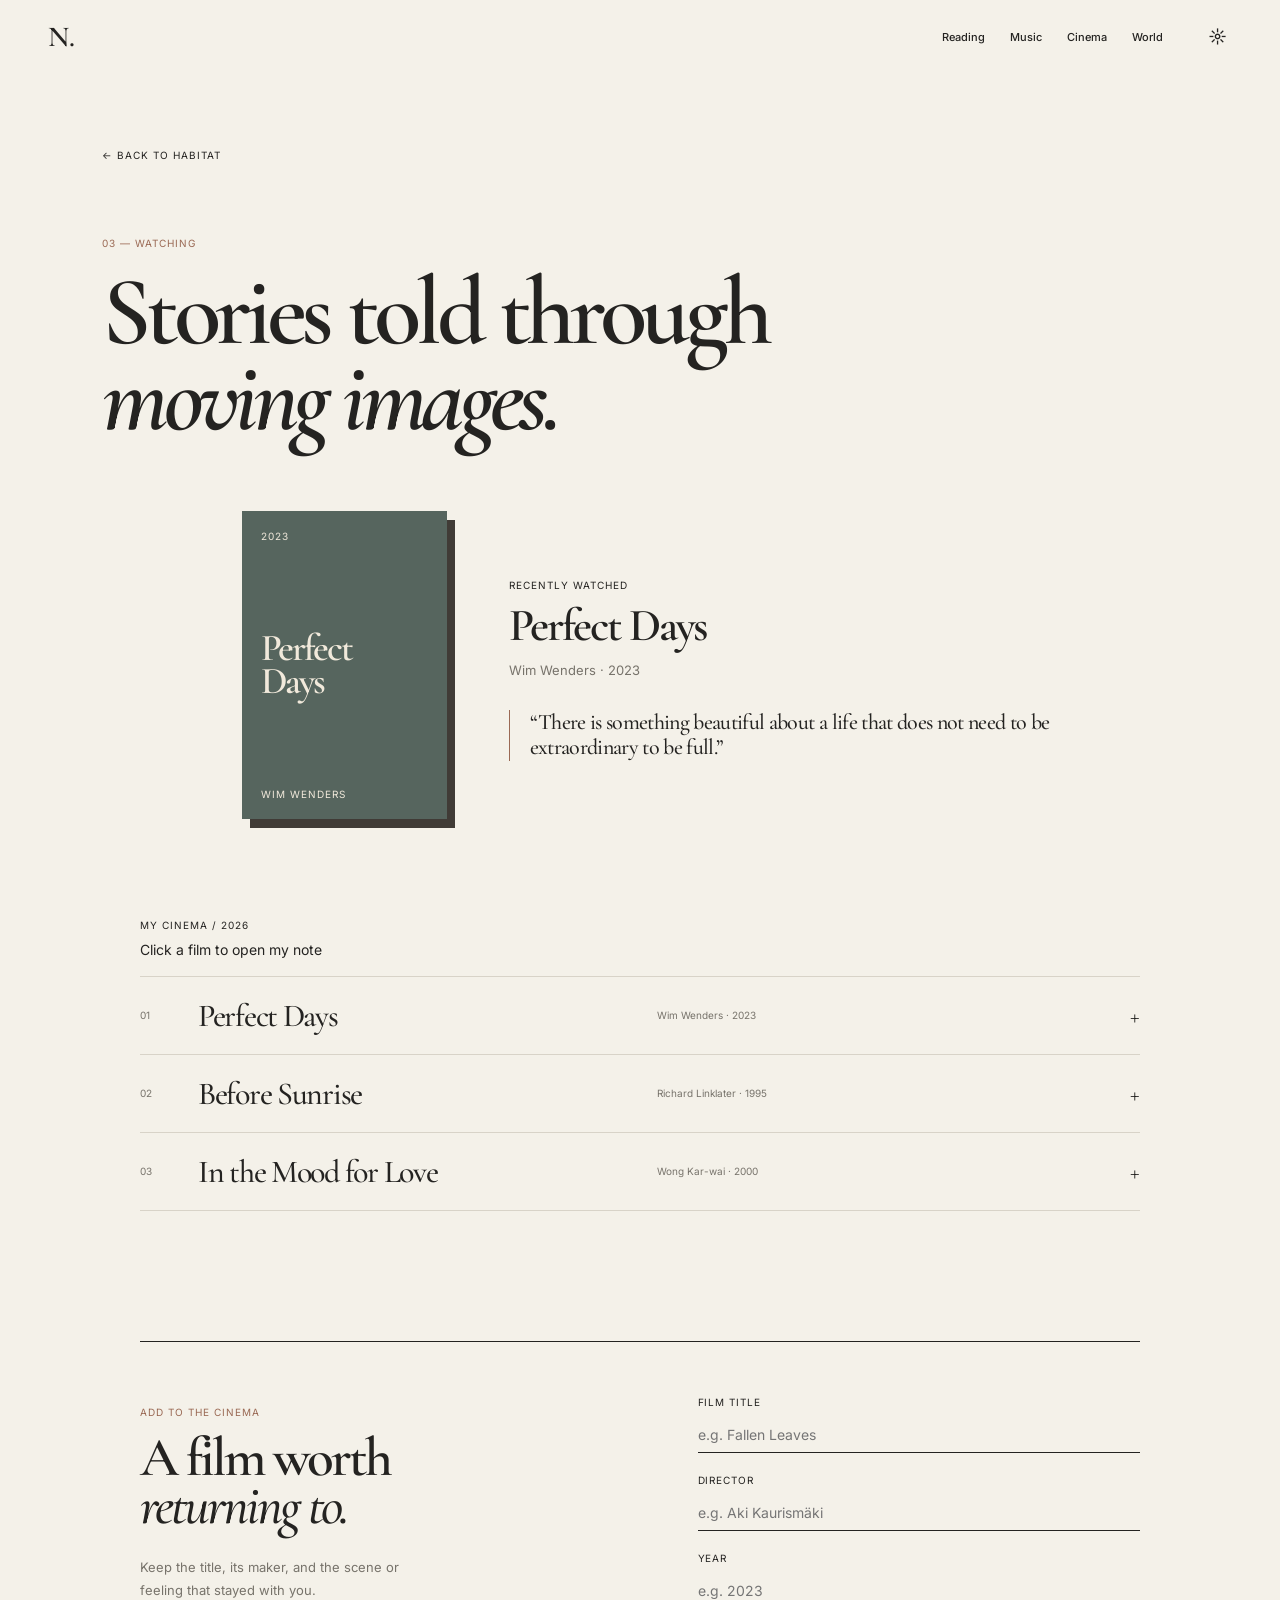
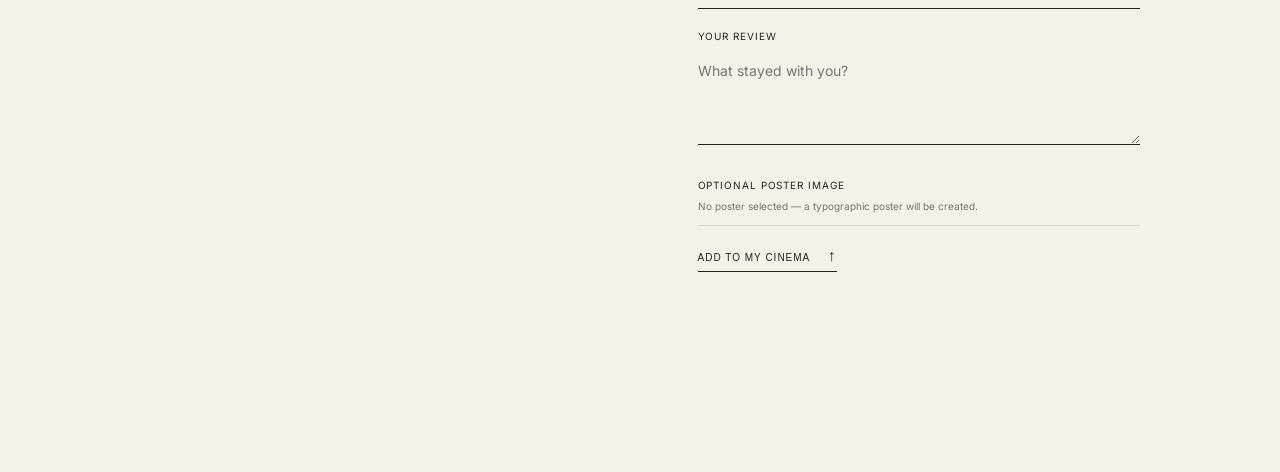
<file: cinema.html>
<!doctype html><html lang="en"><head><meta charset="UTF-8"/><meta name="viewport" content="width=device-width,initial-scale=1.0"/><title>Cinema — Nomelon's habitat</title><link rel="preconnect" href="https://fonts.googleapis.com"/><link rel="preconnect" href="https://fonts.gstatic.com" crossorigin/><link href="https://fonts.googleapis.com/css2?family=Cormorant+Garamond:ital,wght@0,500;0,600;0,700;1,500;1,600&family=Inter:wght@400;500;600&display=swap" rel="stylesheet"/><link rel="stylesheet" href="style.css"/><link rel="stylesheet" href="detail.css"/><link rel="stylesheet" href="cinema.css"/></head><body><header class="nav scrolled"><a class="monogram" href="index.html">N.</a><nav><a href="reading.html">Reading</a><a href="music.html">Music</a><a href="cinema.html">Cinema</a><a href="world.html">World</a></nav><button class="theme-toggle">☼</button></header><main class="detail"><a class="back" href="index.html#right-now">← Back to habitat</a><p class="section-number">03 — WATCHING</p><h1>Stories told through<br/><i>moving images.</i></h1><div class="film-feature"><div class="featured-poster" id="featured-poster"><span id="poster-year">2023</span><b id="poster-title">Perfect<br/>Days</b><small id="poster-director">WIM WENDERS</small></div><div><p class="eyebrow" id="film-label">Recently watched</p><h2 id="film-title">Perfect Days</h2><p class="body-copy" id="film-meta">Wim Wenders · 2023</p><blockquote id="film-thought">“There is something beautiful about a life that does not need to be extraordinary to be full.”</blockquote></div></div><section class="film-library"><div class="library-head"><p class="eyebrow">My cinema / 2026</p><span>Click a film to open my note</span></div><div class="film-list" id="film-list"></div></section><section class="add-film"><div><p class="section-number" id="film-form-kicker">Add to the cinema</p><h2>A film worth<br/><i>returning to.</i></h2><p class="body-copy">Keep the title, its maker, and the scene or feeling that stayed with you.</p></div><form id="add-film-form"><label>Film title<input name="title" required placeholder="e.g. Fallen Leaves"/></label><label>Director<input name="director" required placeholder="e.g. Aki Kaurismäki"/></label><label>Year <input name="year" placeholder="e.g. 2023"/></label><label>Your review<textarea name="thought" required placeholder="What stayed with you?"></textarea></label><label class="film-file-picker">Optional poster image<input type="file" name="cover" accept="image/*"/><span id="film-cover-status">No poster selected — a typographic poster will be created.</span></label><div class="form-actions"><button type="submit" class="add-button" id="film-submit">Add to my cinema <span>↑</span></button><button type="button" class="cancel-edit" id="cancel-film-edit" hidden>Cancel edit</button></div><p id="film-form-status" class="book-form-status" aria-live="polite"></p></form></section></main><script src="script.js"></script><script src="cinema.js"></script></body></html>
</file>
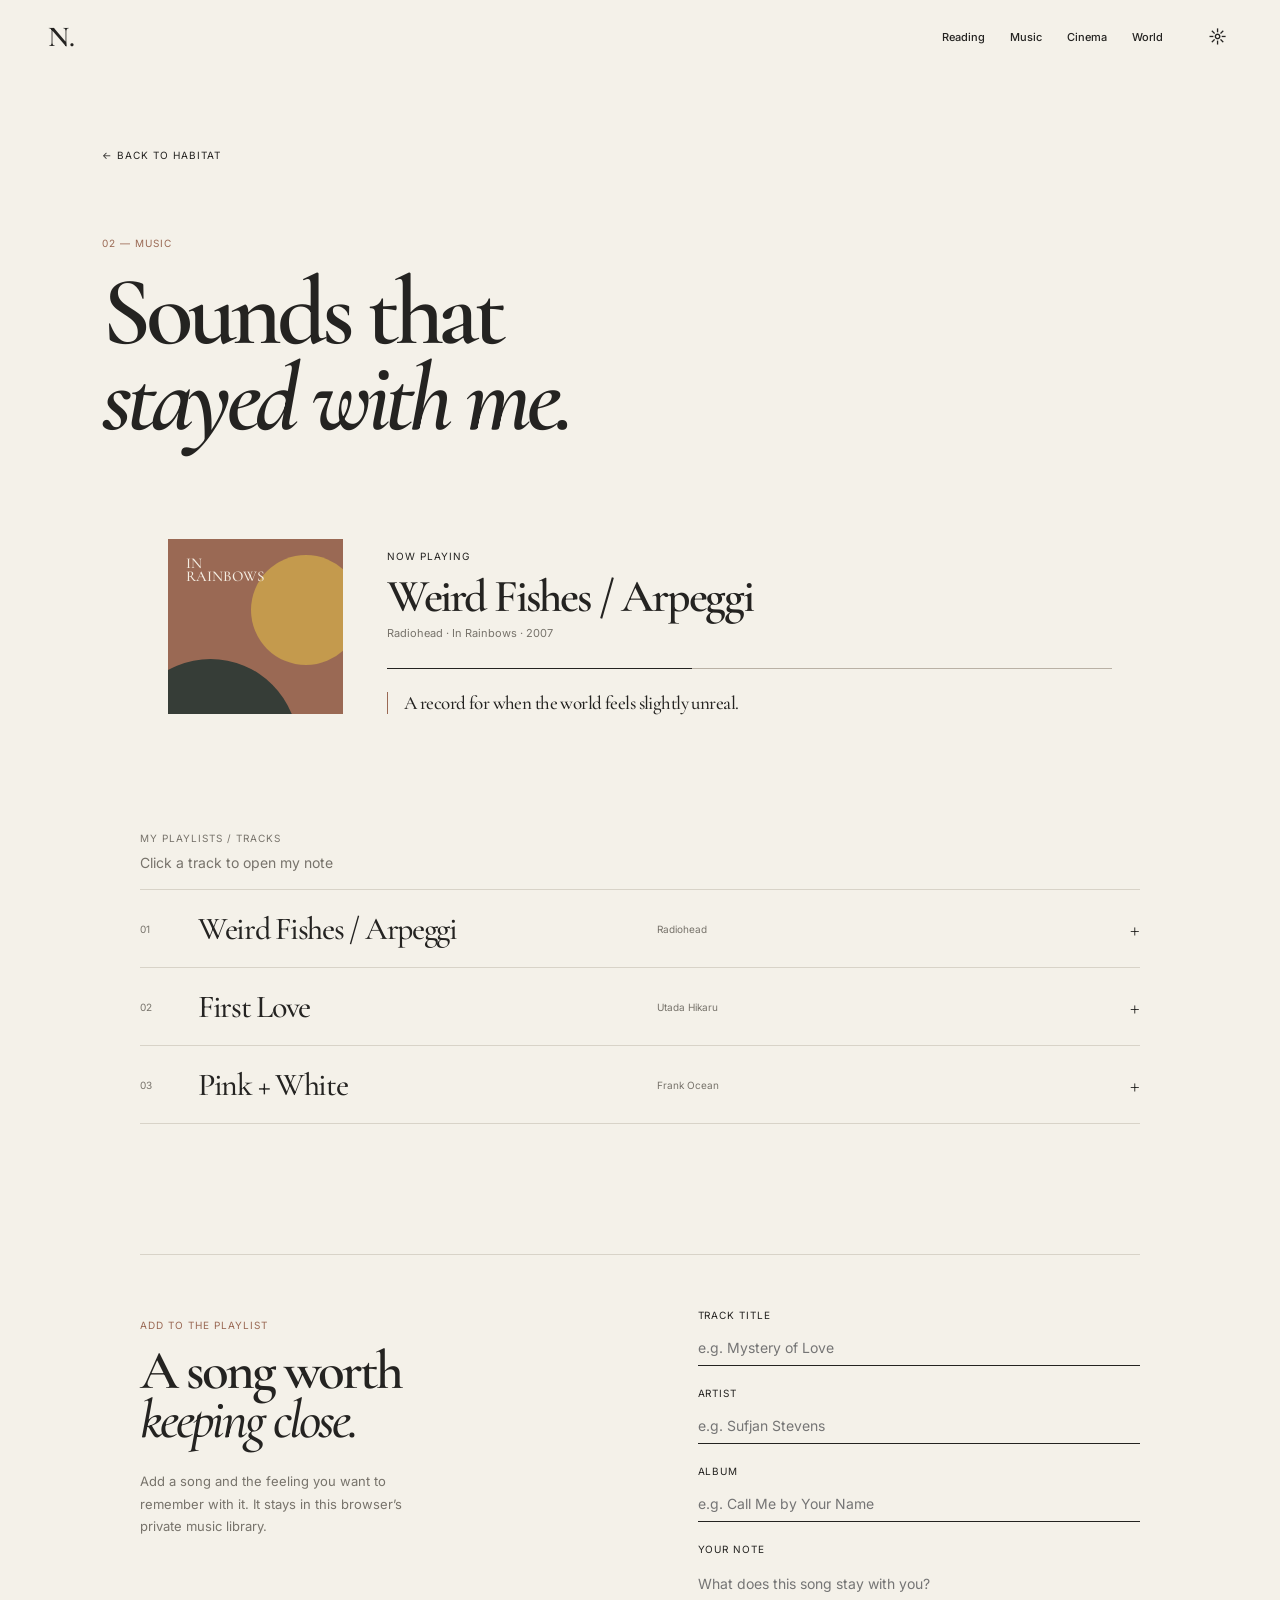
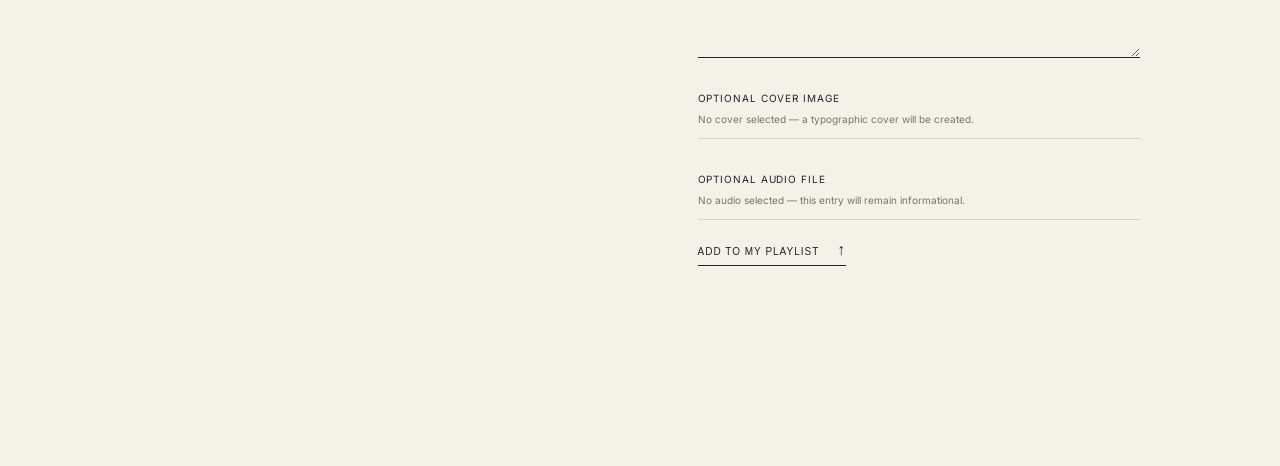
<file: music.html>
<!doctype html><html lang="en"><head><meta charset="UTF-8"/><meta name="viewport" content="width=device-width,initial-scale=1.0"/><title>Music — Nomelon's habitat</title><link rel="preconnect" href="https://fonts.googleapis.com"/><link rel="preconnect" href="https://fonts.gstatic.com" crossorigin/><link href="https://fonts.googleapis.com/css2?family=Cormorant+Garamond:ital,wght@0,500;0,600;0,700;1,500;1,600&family=Inter:wght@400;500;600&display=swap" rel="stylesheet"/><link rel="stylesheet" href="style.css"/><link rel="stylesheet" href="detail.css"/><link rel="stylesheet" href="music.css"/></head><body class="music-page"><header class="nav scrolled"><a class="monogram" href="index.html">N.</a><nav><a href="reading.html">Reading</a><a href="music.html">Music</a><a href="cinema.html">Cinema</a><a href="world.html">World</a></nav><button class="theme-toggle">☼</button></header><main class="detail"><a class="back" href="index.html#right-now">← Back to habitat</a><p class="section-number">02 — MUSIC</p><h1>Sounds that<br/><i>stayed with me.</i></h1><div class="now-playing"><div class="album-art featured-album" id="featured-album"><span id="featured-album-name">IN<br/>RAINBOWS</span><i></i><b></b></div><div class="track-detail"><p class="eyebrow" id="track-label">Now playing</p><h2 id="track-title">Weird Fishes / Arpeggi</h2><p id="track-meta">Radiohead · In Rainbows · 2007</p><div class="progress"><span></span></div><blockquote id="track-thought">A record for when the world feels slightly unreal.</blockquote></div></div><section class="music-library"><div class="library-head"><p class="eyebrow">My playlists / tracks</p><span>Click a track to open my note</span></div><div class="track-list" id="track-list"><article class="track-entry" data-title="Weird Fishes / Arpeggi" data-artist="Radiohead" data-album="In Rainbows" data-thought="A record for when the world feels slightly unreal."><button class="track-toggle" type="button" aria-expanded="false"><span>01</span><strong>Weird Fishes / Arpeggi</strong><small>Radiohead</small><i>+</i></button><div class="track-thought"><p>“A record for when the world feels slightly unreal.”</p></div></article><article class="track-entry" data-title="First Love" data-artist="Utada Hikaru" data-album="First Love" data-thought="A song that holds sadness and softness in the same breath."><button class="track-toggle" type="button" aria-expanded="false"><span>02</span><strong>First Love</strong><small>Utada Hikaru</small><i>+</i></button><div class="track-thought"><p>“A song that holds sadness and softness in the same breath.”</p></div></article><article class="track-entry" data-title="Pink + White" data-artist="Frank Ocean" data-album="Blonde" data-thought="Sunlight, memory, and the feeling of a summer that is already gone."><button class="track-toggle" type="button" aria-expanded="false"><span>03</span><strong>Pink + White</strong><small>Frank Ocean</small><i>+</i></button><div class="track-thought"><p>“Sunlight, memory, and the feeling of a summer that is already gone.”</p></div></article></div></section><section class="add-track" aria-labelledby="add-track-title"><div><p class="section-number" id="music-form-kicker">Add to the playlist</p><h2 id="add-track-title">A song worth<br/><i>keeping close.</i></h2><p class="body-copy">Add a song and the feeling you want to remember with it. It stays in this browser’s private music library.</p></div><form id="add-track-form"><label>Track title<input name="title" required placeholder="e.g. Mystery of Love"/></label><label>Artist<input name="artist" required placeholder="e.g. Sufjan Stevens"/></label><label>Album <input name="album" placeholder="e.g. Call Me by Your Name"/></label><label>Your note<textarea name="thought" required placeholder="What does this song stay with you?"></textarea></label><label class="music-file-picker">Optional cover image<input type="file" name="cover" accept="image/*"/><span id="music-cover-status">No cover selected — a typographic cover will be created.</span></label><label class="music-file-picker">Optional audio file<input type="file" name="audio" accept="audio/*"/><span id="music-audio-status">No audio selected — this entry will remain informational.</span></label><div class="form-actions"><button type="submit" class="add-button" id="track-submit">Add to my playlist <span>↑</span></button><button type="button" class="cancel-edit" id="cancel-track-edit" hidden>Cancel edit</button></div><p id="track-form-status" class="book-form-status" aria-live="polite"></p></form></section></main><script src="script.js"></script></body></html>
</file>
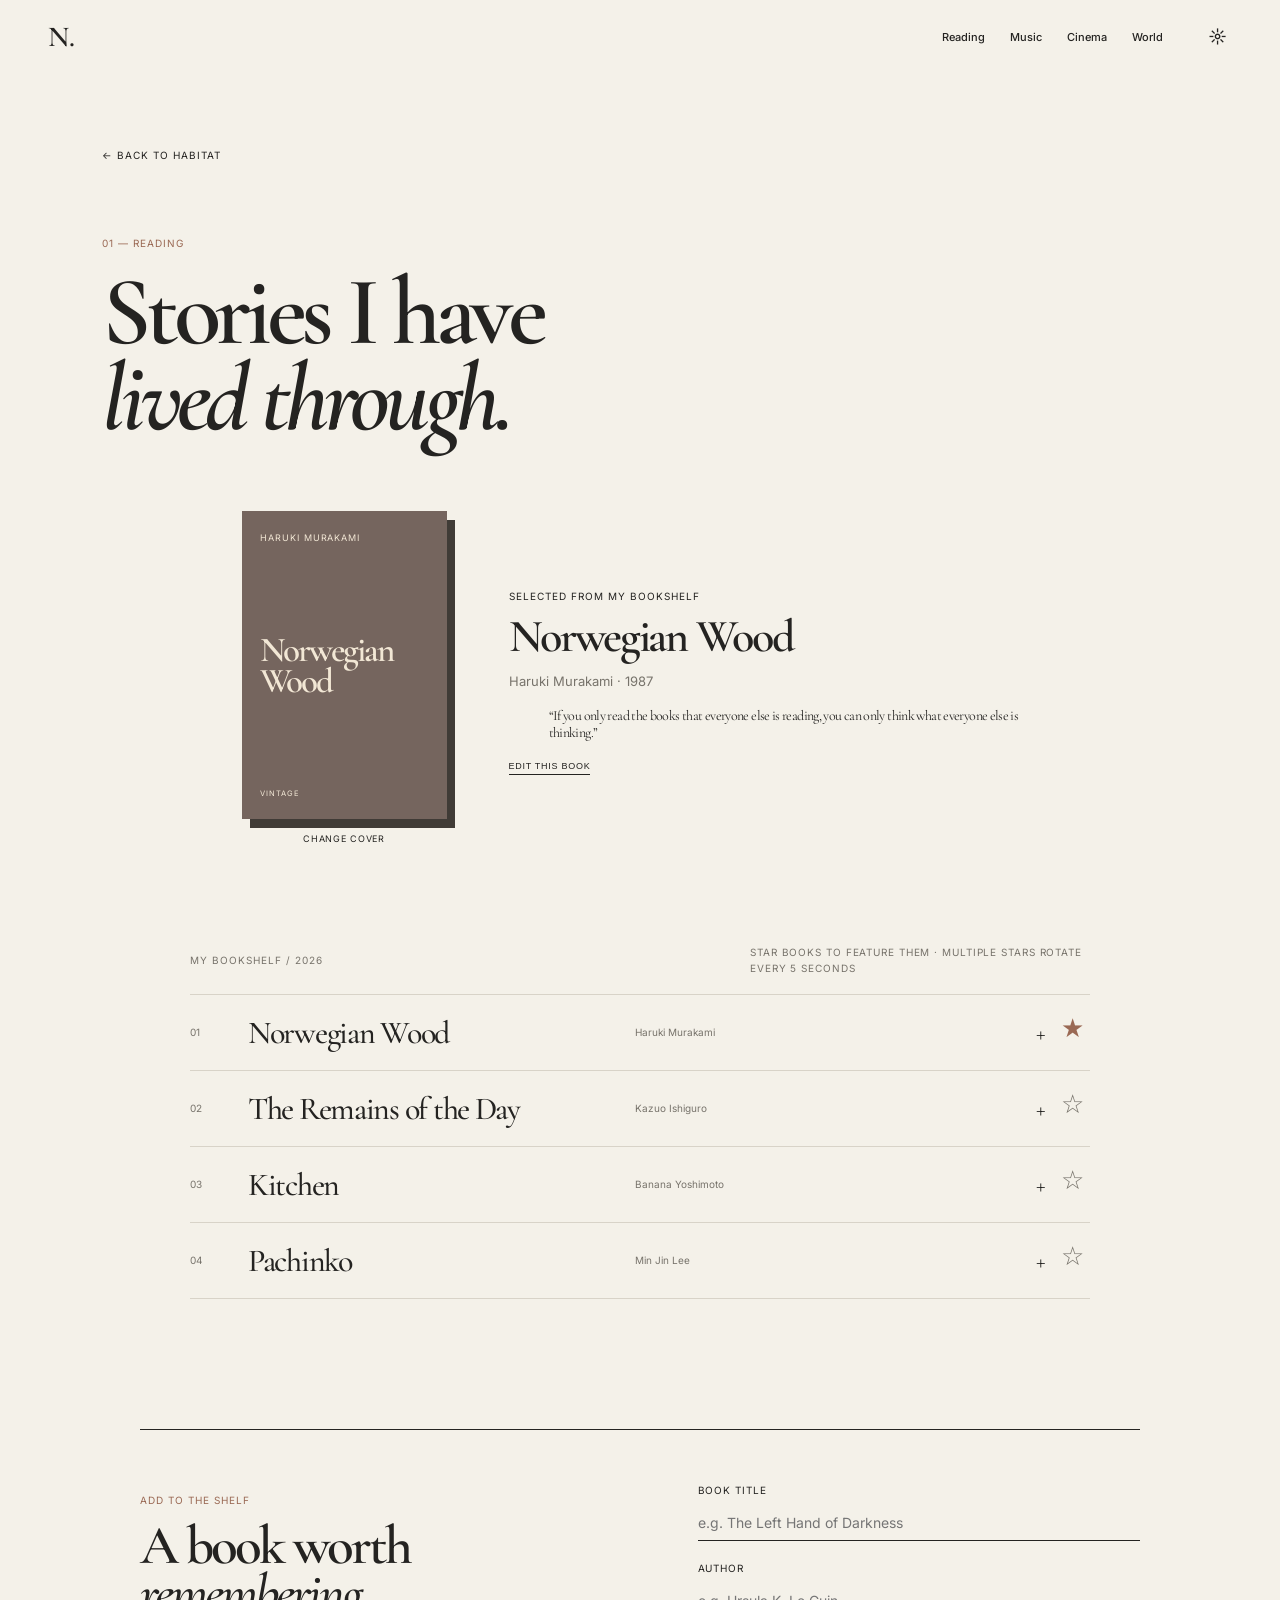
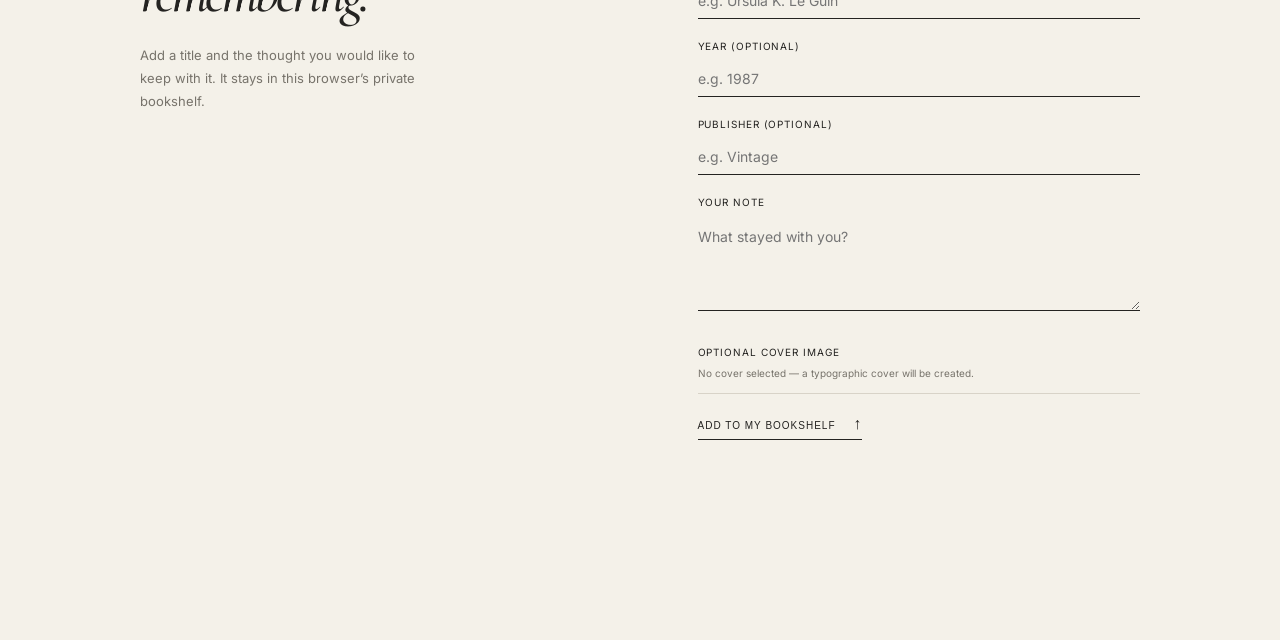
<file: reading.html>
<!doctype html><html lang="en"><head><meta charset="UTF-8"/><meta name="viewport" content="width=device-width,initial-scale=1.0"/><title>Reading — Nomelon's habitat</title><link rel="preconnect" href="https://fonts.googleapis.com"/><link rel="preconnect" href="https://fonts.gstatic.com" crossorigin/><link href="https://fonts.googleapis.com/css2?family=Cormorant+Garamond:ital,wght@0,500;0,600;0,700;1,500;1,600&family=Inter:wght@400;500;600&display=swap" rel="stylesheet"/><link rel="stylesheet" href="style.css"/><link rel="stylesheet" href="detail.css"/><link rel="stylesheet" href="reading.css"/><link rel="stylesheet" href="reading-tools.css"/></head><body><header class="nav scrolled"><a class="monogram" href="index.html">N.</a><nav><a href="reading.html">Reading</a><a href="music.html">Music</a><a href="cinema.html">Cinema</a><a href="world.html">World</a></nav><button class="theme-toggle">☼</button></header><main class="detail"><a class="back" href="index.html#right-now">← Back to habitat</a><p class="section-number">01 — READING</p><h1>Stories I have<br/><i>lived through.</i></h1><div class="detail-feature"><div class="featured-cover-wrap"><div class="book-cover featured-cover" id="featured-cover"><span id="featured-author">HARUKI<br/>MURAKAMI</span><b id="featured-title-cover">Norwegian<br/>Wood</b><small>VINTAGE</small></div><label class="cover-upload" for="featured-cover-input"><input id="featured-cover-input" type="file" accept="image/*"/>Change cover</label></div><div><p class="eyebrow" id="featured-label">Currently reading · 67%</p><h2 id="featured-title">Norwegian Wood</h2><p class="body-copy" id="featured-meta">Haruki Murakami · 1987</p><blockquote id="featured-thought">“If you only read the books that everyone else is reading, you can only think what everyone else is thinking.”</blockquote><button type="button" class="cancel-edit" id="edit-featured-book">Edit this book</button></div></div><section class="library" aria-labelledby="shelf-title"><div class="library-head"><p class="eyebrow" id="shelf-title">My bookshelf / 2026</p><span>Star books to feature them · Multiple stars rotate every 5 seconds</span></div><div class="detail-list book-list" id="book-list"><article class="book-entry" data-title="The Remains of the Day" data-author="Kazuo Ishiguro" data-thought="A restrained and quietly devastating book about duty, memory, and the cost of leaving things unsaid."><button class="book-toggle" type="button" aria-expanded="false"><span>01</span><strong>The Remains of the Day</strong><small>Kazuo Ishiguro</small><i>+</i></button><div class="book-thought"><p>“A restrained and quietly devastating book about duty, memory, and the cost of leaving things unsaid.”</p></div></article><article class="book-entry" data-title="Kitchen" data-author="Banana Yoshimoto" data-thought="A small, gentle refuge of a book — full of grief, warmth, and ordinary rooms that hold people together."><button class="book-toggle" type="button" aria-expanded="false"><span>02</span><strong>Kitchen</strong><small>Banana Yoshimoto</small><i>+</i></button><div class="book-thought"><p>“A small, gentle refuge of a book — full of grief, warmth, and ordinary rooms that hold people together.”</p></div></article><article class="book-entry" data-title="Pachinko" data-author="Min Jin Lee" data-thought="A sweeping family story that makes history feel intimate, fragile, and deeply personal."><button class="book-toggle" type="button" aria-expanded="false"><span>03</span><strong>Pachinko</strong><small>Min Jin Lee</small><i>+</i></button><div class="book-thought"><p>“A sweeping family story that makes history feel intimate, fragile, and deeply personal.”</p></div></article></div></section><section class="add-book" aria-labelledby="add-book-title"><div><p class="section-number" id="form-kicker">Add to the shelf</p><h2 id="add-book-title">A book worth<br/><i>remembering.</i></h2><p class="body-copy">Add a title and the thought you would like to keep with it. It stays in this browser’s private bookshelf.</p></div><form id="add-book-form"><label>Book title<input name="title" required placeholder="e.g. The Left Hand of Darkness"/></label><label>Author<input name="author" required placeholder="e.g. Ursula K. Le Guin"/></label><label>Year (optional)<input name="year" placeholder="e.g. 1987"/></label><label>Publisher (optional)<input name="publisher" placeholder="e.g. Vintage"/></label><label>Your note<textarea name="thought" required placeholder="What stayed with you?"></textarea></label><label class="cover-picker">Optional cover image<input type="file" name="cover" accept="image/*"/><span id="new-cover-status">No cover selected — a typographic cover will be created.</span></label><div class="form-actions"><button type="submit" class="add-button" id="book-submit">Add to my bookshelf <span>↑</span></button><button type="button" class="cancel-edit" id="cancel-edit" hidden>Cancel edit</button></div><p id="book-form-status" class="book-form-status" aria-live="polite"></p></form></section></main><script src="script.js"></script><script src="reading.js"></script></body></html>
</file>
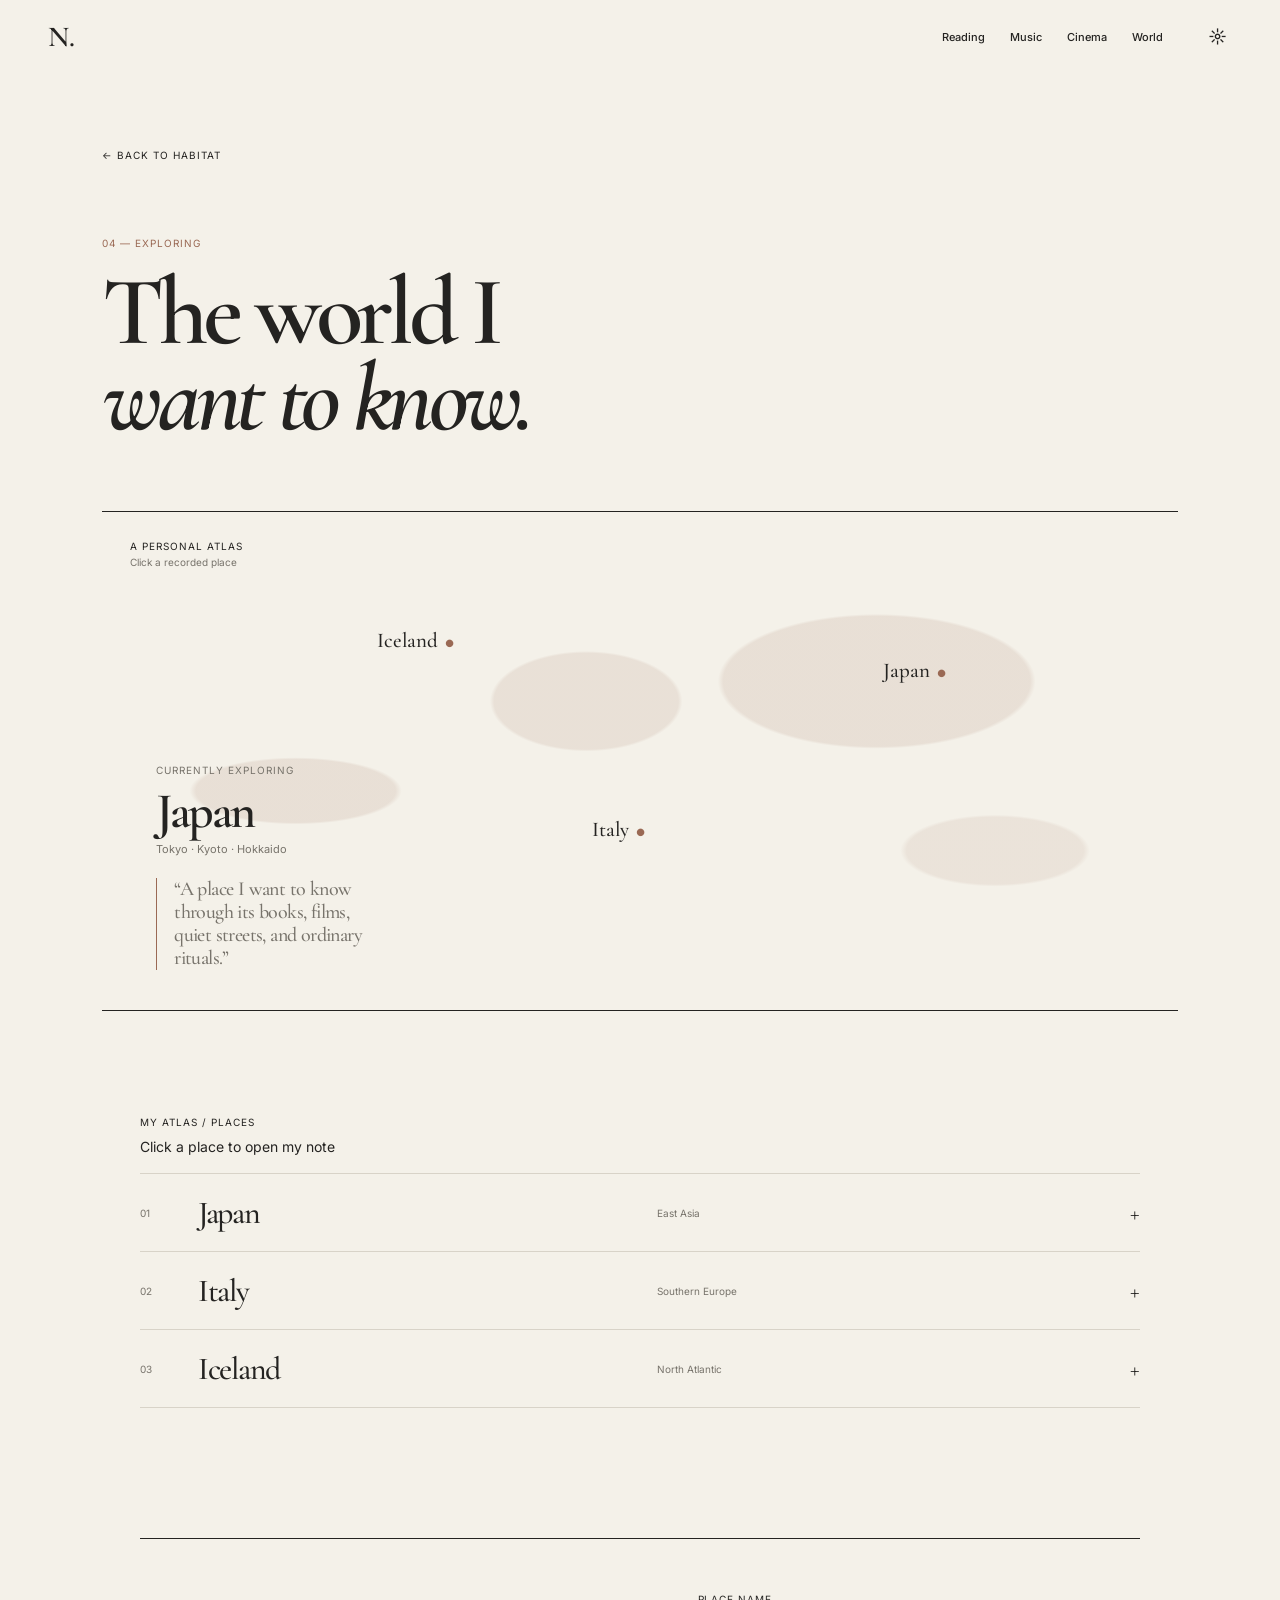
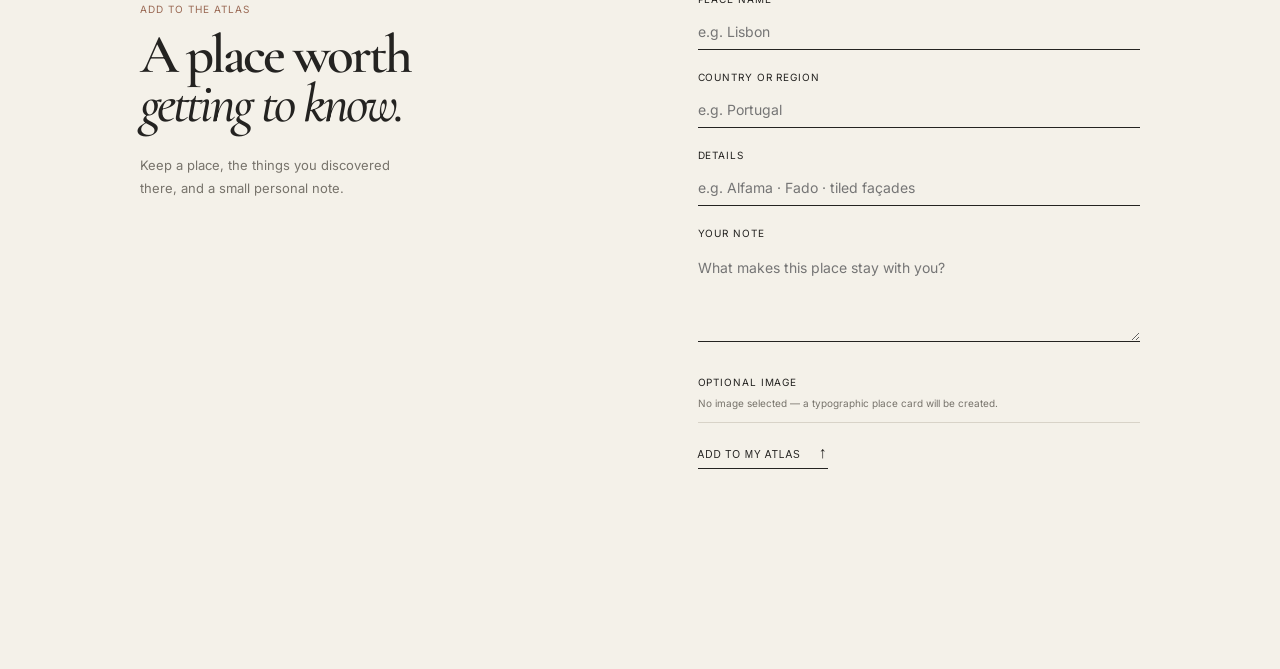
<file: world.html>
<!doctype html><html lang="en"><head><meta charset="UTF-8"/><meta name="viewport" content="width=device-width,initial-scale=1.0"/><title>World — Nomelon's habitat</title><link rel="preconnect" href="https://fonts.googleapis.com"/><link rel="preconnect" href="https://fonts.gstatic.com" crossorigin/><link href="https://fonts.googleapis.com/css2?family=Cormorant+Garamond:ital,wght@0,500;0,600;0,700;1,500;1,600&family=Inter:wght@400;500;600&display=swap" rel="stylesheet"/><link rel="stylesheet" href="style.css"/><link rel="stylesheet" href="detail.css"/><link rel="stylesheet" href="world.css"/></head><body><header class="nav scrolled"><a class="monogram" href="index.html">N.</a><nav><a href="reading.html">Reading</a><a href="music.html">Music</a><a href="cinema.html">Cinema</a><a href="world.html">World</a></nav><button class="theme-toggle">☼</button></header><main class="detail"><a class="back" href="index.html#right-now">← Back to habitat</a><p class="section-number">04 — EXPLORING</p><h1>The world I<br/><i>want to know.</i></h1><section class="atlas-map"><div class="map-label">A PERSONAL ATLAS<br/><span>Click a recorded place</span></div><div class="map-pins" id="map-pins"></div><div class="map-note"><span id="place-label">Currently exploring</span><strong id="place-title">Japan</strong><em id="place-meta">Tokyo · Kyoto · Hokkaido</em><p id="place-thought">“A place I want to know through its books, films, quiet streets, and ordinary rituals.”</p></div></section><section class="place-library"><div class="library-head"><p class="eyebrow">My atlas / places</p><span>Click a place to open my note</span></div><div class="place-list" id="place-list"></div></section><section class="add-place"><div><p class="section-number" id="place-form-kicker">Add to the atlas</p><h2>A place worth<br/><i>getting to know.</i></h2><p class="body-copy">Keep a place, the things you discovered there, and a small personal note.</p></div><form id="add-place-form"><label>Place name<input name="title" required placeholder="e.g. Lisbon"/></label><label>Country or region<input name="region" required placeholder="e.g. Portugal"/></label><label>Details <input name="details" placeholder="e.g. Alfama · Fado · tiled façades"/></label><label>Your note<textarea name="thought" required placeholder="What makes this place stay with you?"></textarea></label><label class="place-file-picker">Optional image<input type="file" name="cover" accept="image/*"/><span id="place-cover-status">No image selected — a typographic place card will be created.</span></label><div class="form-actions"><button type="submit" class="add-button" id="place-submit">Add to my atlas <span>↑</span></button><button type="button" class="cancel-edit" id="cancel-place-edit" hidden>Cancel edit</button></div><p id="place-form-status" class="book-form-status" aria-live="polite"></p></form></section></main><script src="script.js"></script><script src="world.js"></script></body></html>
</file>
<file: style.css>
:root{--paper:#f4f1e9;--ink:#242321;--muted:#77736b;--line:#d8d3c8;--accent:#9a6954;--dark:#292826;--light:#f4f1e9}*{box-sizing:border-box}html{scroll-behavior:smooth}body{margin:0;color:var(--ink);background:var(--paper);font:14px Inter,Arial,sans-serif}.night{--paper:#292826;--ink:#f4f1e9;--muted:#bcb6aa;--line:#625f59;--dark:#ede7dc;--light:#242321}.nav{height:73px;position:fixed;top:0;z-index:10;width:100%;padding:0 48px;display:flex;align-items:center;justify-content:space-between;transition:.5s}.nav.scrolled{background:color-mix(in srgb,var(--paper) 88%,transparent);border-bottom:1px solid var(--line);backdrop-filter:blur(11px)}.monogram{color:var(--ink);font:600 29px/1 "Cormorant Garamond",serif;text-decoration:none}.nav nav{display:flex;gap:25px;margin-left:auto;margin-right:40px}.nav nav a,.theme-toggle{color:var(--ink);font:500 11px Inter,sans-serif;text-decoration:none}.theme-toggle{border:0;padding:5px;background:none;font-size:18px;cursor:pointer}.hero{min-height:100vh;padding:112px 12.5vw 42px;position:relative;border-bottom:1px solid var(--line)}.date,.eyebrow,.section-number{font-size:10px;letter-spacing:.1em;text-transform:uppercase}.date{color:var(--muted)}.hero-title{position:absolute;top:25vh;left:22vw}.hero h1,h2,h3,.display-small,blockquote{font-family:"Cormorant Garamond",Georgia,serif;letter-spacing:-.045em}.hero h1{font-size:clamp(68px,8vw,116px);font-weight:600;line-height:.9;margin:22px 0 25px}.hero h1 i,h2 i{font-weight:500}.hero-title>p{font-size:12px;letter-spacing:.08em;text-transform:uppercase}.scroll{position:absolute;right:12.5vw;bottom:42px;text-decoration:none;color:var(--ink);font-size:10px;text-transform:uppercase;letter-spacing:.1em}.scroll span{font-size:17px;margin-left:12px}.ruled{border-bottom:1px solid var(--line)}.editor-note,.currently,.reading,.music,.cinema,.world,.about{padding:125px max(48px,8vw);position:relative}.section-number{color:var(--accent)}.editor-note{min-height:720px;display:grid;grid-template-columns:1fr 1fr;gap:9vw}.editor-note .section-number{grid-column:1/-1}.editor-copy{padding-left:18%}.display-small{font-size:clamp(45px,5vw,70px);line-height:.9;margin:0 0 44px}.body-copy{max-width:285px;color:var(--muted);line-height:1.75;font-size:13px}.desk-photo{margin:0;align-self:end}.desk-photo img{width:100%;aspect-ratio:4/3;object-fit:cover;filter:saturate(.58)}figcaption{margin-top:9px;color:var(--muted);font-size:10px}.currently{padding-top:92px;padding-bottom:105px}.currently-head{display:flex;justify-content:space-between;align-items:end;margin:0 auto 63px;max-width:1220px}.currently h2{font-size:clamp(54px,6vw,82px);line-height:.9;margin:18px 0 0}.currently-head>p{max-width:230px;line-height:1.6;color:var(--muted);font-size:12px}.current-grid{max-width:1220px;margin:auto;display:grid;grid-template-columns:repeat(4,1fr);border-top:1px solid var(--ink)}.current-item{min-height:215px;padding:16px 18px 15px;border-right:1px solid var(--line);display:flex;flex-direction:column;color:var(--ink);text-decoration:none;transition:.7s}.current-item:first-child{border-left:1px solid var(--line)}.current-item span,.current-item small,.shelf-label,.time{font-size:10px;color:var(--muted)}.current-item strong{font:600 27px/1 "Cormorant Garamond",serif;letter-spacing:-.04em;margin-top:auto}.current-item small{margin-top:7px}.current-item b{font-size:10px;text-transform:uppercase;letter-spacing:.1em;margin-top:27px;font-weight:500}.current-item:hover{background:var(--accent);color:var(--paper)}.current-item:hover span,.current-item:hover small{color:#e8dcd6}.feature-head{display:flex;justify-content:space-between;align-items:end;max-width:1050px;margin:0 auto 85px}.feature-head h2,.world h2,.discover h2,.about h2{font-size:clamp(54px,6.8vw,98px);line-height:.88;margin:17px 0 0;font-weight:600}.reading-feature{max-width:820px;margin:0 10% 85px auto;display:flex;gap:60px;align-items:center}.book-cover{width:205px;aspect-ratio:2/3;flex-shrink:0;background:#af574b;color:#f2e7d5;padding:21px 18px;display:flex;flex-direction:column;justify-content:space-between;box-shadow:8px 9px 0 #403b36;font-size:9px;letter-spacing:.11em}.book-cover b{font:600 35px/.88 "Cormorant Garamond",serif;letter-spacing:-.06em}.reading-detail{max-width:350px}.reading-detail h3,.track-detail h3,.guitar h3,.film-journal h3,.discovery-card h3{font-size:42px;line-height:.92;margin:13px 0 9px;font-weight:600}.reading-detail>p:not(.eyebrow),.track-detail>p:not(.eyebrow),.film-journal p{font-size:11px;color:var(--muted);margin:0}.reading-detail blockquote,.film-journal blockquote{border-left:1px solid var(--accent);margin:30px 0;padding-left:20px;font-size:21px;line-height:1.15}.arrow-link{font-size:10px;color:inherit;text-transform:uppercase;letter-spacing:.1em;text-decoration:none;border-bottom:1px solid var(--ink);padding-bottom:5px}.arrow-link span{font-size:15px;margin-left:13px}.shelf-label{max-width:1100px;margin:0 auto 18px;display:flex;justify-content:space-between;text-transform:uppercase;letter-spacing:.1em}.shelf-label a{color:var(--ink);text-decoration:none}.shelf{height:210px;border-bottom:10px solid #5a5149;display:flex;align-items:end;gap:2px;max-width:1100px;margin:auto;padding:0 2%;overflow:hidden}.spine{height:195px;padding:10px 6px;background:#766965;color:#eee5d8;font:10px/1.1 Inter,sans-serif;letter-spacing:.08em;writing-mode:vertical-rl;transform:rotate(180deg);min-width:38px}.s2{height:173px;background:#b2a189;color:#292826}.s3{height:199px;background:#9a6954}.s4{height:184px;background:#343e39}.s5{height:204px;background:#c49a4d;color:#282826}.s6{height:176px;background:#d5c7ae;color:#282826}.s7{height:190px;background:#53574f}.s8{height:181px;background:#aa7a6a}.music{background:var(--dark);color:var(--light)}.music .section-number{color:#c39b7b}.music .body-copy,.music .track-detail>p:not(.eyebrow){color:#bcb6aa}.now-playing{max-width:1000px;margin:0 auto 80px;background:var(--paper);color:var(--ink);padding:28px;display:grid;grid-template-columns:175px 1fr 65px;gap:44px;align-items:center}.album-art{height:175px;background:#9a6954;position:relative;overflow:hidden;padding:18px;color:#f5eee3;font:500 15px/.88 "Cormorant Garamond",serif}.album-art i,.album-art b{display:block;position:absolute;border-radius:50%}.album-art i{width:110px;height:110px;right:-18px;top:16px;background:#c49a4d}.album-art b{width:175px;height:175px;background:#363d37;left:-45px;bottom:-120px}.album-art span{position:relative;z-index:1}.progress{height:1px;background:#b9b1a5;margin:28px 0 9px}.progress span{display:block;width:42%;height:100%;background:var(--ink)}.time{display:flex;justify-content:space-between}.play-button{height:48px;width:48px;border-radius:50%;background:transparent;border:1px solid var(--ink);padding-left:5px}.playlist{max-width:1000px;margin:auto}.playlist>p{margin-bottom:18px}.playlist a{display:grid;grid-template-columns:55px 1fr 1.5fr 20px;gap:10px;border-top:1px solid #696762;padding:21px 0;color:var(--light);text-decoration:none;align-items:center}.playlist a:last-child{border-bottom:1px solid #696762}.playlist span,.playlist small{font-size:10px;color:#bcb6aa}.playlist strong{font:500 29px "Cormorant Garamond",serif;letter-spacing:-.03em}.playlist b{font-size:18px;font-weight:400}.guitar{max-width:1000px;margin:100px auto 0;padding-top:38px;border-top:1px solid #696762;display:grid;grid-template-columns:1fr 1fr;gap:9vw}.guitar h3{font-size:50px}.guitar>div>p:not(.eyebrow){line-height:1.7;color:#bcb6aa;max-width:250px}.guitar ol{list-style:none;padding:0;margin:0}.guitar li{border-bottom:1px solid #696762;padding:15px 0;font:500 24px "Cormorant Garamond",serif}.guitar li span,.guitar li em{font:10px Inter,sans-serif;color:#bcb6aa;margin-right:20px}.guitar li em{float:right;margin:8px 0}.cinema{background:#ede7dc}.posters{max-width:1000px;margin:0 auto 100px;display:flex;gap:3.5vw}.posters article{width:30%}.posters article:nth-child(2){margin-top:65px}.posters img{width:100%;height:360px;object-fit:cover;filter:saturate(.55)}.posters p,.posters small{font-size:10px;color:var(--muted)}.posters h3{font-size:31px;margin:9px 0 4px}.film-journal{max-width:1000px;margin:auto;padding:37px 0;border-top:1px solid var(--ink);border-bottom:1px solid var(--ink);display:grid;grid-template-columns:1fr 1fr auto;gap:40px;align-items:center}.film-journal h3{font-size:42px}.film-journal blockquote{margin:0;font-size:22px}.favourites{max-width:1000px;margin:82px auto 0}.favourites>p{margin-bottom:18px}.favourites a{display:grid;grid-template-columns:55px 1fr 50px;color:var(--ink);text-decoration:none;padding:15px 0;border-top:1px solid var(--line);font:500 32px "Cormorant Garamond",serif;letter-spacing:-.04em}.favourites a:last-child{border-bottom:1px solid var(--line)}.favourites span,.favourites b{font:10px Inter,sans-serif;color:var(--muted);align-self:center}.favourites b{text-align:right}.world{min-height:900px}.world-title{max-width:1000px;margin:auto}.world-title .body-copy{margin:33px 0 0 43%}.map{max-width:1100px;height:465px;margin:80px auto 0;position:relative;border-top:1px solid var(--ink);border-bottom:1px solid var(--ink);background:radial-gradient(ellipse at 20% 60%,rgba(154,105,84,.12) 0 8%,transparent 8.5%),radial-gradient(ellipse at 67% 36%,rgba(154,105,84,.12) 0 12%,transparent 12.5%),radial-gradient(ellipse at 81% 65%,rgba(154,105,84,.12) 0 7%,transparent 7.5%)}.pin{position:absolute;border:0;background:none;color:var(--ink);font:500 20px "Cormorant Garamond",serif;cursor:pointer}.pin i{font:12px Inter,sans-serif;color:var(--accent);padding-left:7px}.japan{top:31%;left:74%}.italy{top:61%;left:47%}.france{top:50%;left:38%}.iceland{top:22%;left:27%}.map-note{position:absolute;left:4%;bottom:7%;width:210px}.map-note span{font-size:10px;text-transform:uppercase;letter-spacing:.1em;color:var(--muted)}.map-note strong{display:block;font:600 45px "Cormorant Garamond",serif;letter-spacing:-.04em;margin-top:12px}.map-note p{line-height:1.6;color:var(--muted);font-size:11px}.discover{padding:125px max(48px,8vw);min-height:730px;background:#ded6c8;position:relative}.discovery-card{position:absolute;right:15%;top:170px;display:grid;grid-template-columns:130px 260px;gap:38px;align-items:end}.discovery-type{width:130px;aspect-ratio:2/3;background:#746e61;padding:15px;color:#f4f1e9;font-size:10px;text-transform:uppercase;letter-spacing:.1em;display:flex;align-items:end}.discovery-card h3{font-size:46px}.discovery-card p{line-height:1.65;font-size:12px;color:#595650;margin:0 0 25px}.discover button{position:absolute;right:15%;bottom:105px;border:0;border-bottom:1px solid var(--ink);background:none;color:var(--ink);padding:0 0 5px;font-size:10px;text-transform:uppercase;letter-spacing:.1em;cursor:pointer}.about{display:grid;grid-template-columns:1fr 1fr;gap:9vw;min-height:550px}.about-copy{align-self:end}.about-copy>p:first-child{font:500 35px/1.03 "Cormorant Garamond",serif;letter-spacing:-.04em;max-width:400px;margin:0 0 45px}.about-copy small{color:var(--muted);font-size:11px}.tags{margin-top:38px;font-size:10px;text-transform:uppercase;letter-spacing:.1em}footer{background:var(--dark);color:var(--light);padding:70px 8vw 40px;display:grid;grid-template-columns:1fr 1.4fr 1fr;gap:45px;position:relative;min-height:500px}.footer-monogram{font:600 55px "Cormorant Garamond",serif}footer p{font:500 31px/.97 "Cormorant Garamond",serif;margin:0}footer a{display:block;color:var(--light);text-decoration:none;font-size:11px;margin-bottom:10px}footer small{grid-column:1;font-size:10px;color:#bcb6aa;align-self:end;line-height:1.7}footer h2{grid-column:2/4;font:500 clamp(42px,5vw,76px)/.88 "Cormorant Garamond",serif;margin:40px 0 0;align-self:end}@media(max-width:720px){.nav{padding:0 24px}.nav nav{display:none}.hero{padding:103px 24px 27px}.hero-title{top:25vh;left:12vw}.hero h1{font-size:62px}.scroll{right:24px;bottom:28px}.editor-note,.currently,.reading,.music,.cinema,.world,.about{padding:76px 24px}.editor-note{display:block;min-height:auto}.editor-copy{padding:52px 0 45px}.display-small{font-size:51px}.desk-photo{width:90%;margin-left:auto}.currently-head{display:block;margin-bottom:40px}.currently-head>p{margin-top:23px}.current-grid{grid-template-columns:1fr 1fr}.current-item{min-height:170px;padding:13px}.current-item:nth-child(3){border-left:1px solid var(--line);border-top:1px solid var(--line)}.current-item:nth-child(4){border-top:1px solid var(--line)}.current-item strong{font-size:23px}.feature-head{display:block;margin-bottom:55px}.feature-head .body-copy{margin-top:28px}.feature-head h2,.world h2,.discover h2,.about h2{font-size:57px}.reading-feature{margin:0 0 65px 8%;gap:23px;align-items:flex-start}.book-cover{width:129px;padding:13px 11px}.book-cover b{font-size:24px}.reading-detail h3,.track-detail h3,.film-journal h3,.discovery-card h3{font-size:29px}.reading-detail blockquote{font-size:17px;margin:21px 0}.shelf{height:160px}.spine{height:148px;font-size:8px;min-width:27px;padding:7px 3px}.s2{height:132px}.s3{height:154px}.s4{height:140px}.s5{height:158px}.s6{height:137px}.s7{height:146px}.s8{height:138px}.now-playing{padding:15px;grid-template-columns:93px 1fr;gap:17px;margin-bottom:60px}.album-art{height:93px;padding:10px;font-size:10px}.album-art i{width:58px;height:58px;top:8px}.album-art b{width:100px;height:100px;bottom:-70px}.play-button{display:none}.progress{margin:15px 0 7px}.playlist a{grid-template-columns:28px 1fr 17px}.playlist small{display:none}.playlist strong{font-size:25px}.guitar{display:block;margin-top:70px}.guitar h3{font-size:44px}.guitar ol{margin-top:35px}.posters{margin-bottom:65px;gap:14px}.posters article{width:50%}.posters article:nth-child(3){display:none}.posters article:nth-child(2){margin-top:38px}.posters img{height:260px}.posters h3{font-size:25px}.film-journal{display:block;padding:30px 0}.film-journal blockquote{font-size:18px;margin:24px 0}.favourites{margin-top:58px}.favourites a{font-size:27px;grid-template-columns:35px 1fr 40px}.world{min-height:760px}.world-title .body-copy{margin-left:0}.map{height:360px;margin-top:55px}.pin{font-size:17px}.japan{left:68%}.italy{left:46%;top:62%}.france{left:31%;top:50%}.iceland{left:18%;top:24%}.map-note{left:4%;bottom:5%;width:160px}.map-note strong{font-size:35px}.discover{min-height:700px;padding:75px 24px}.discovery-card{right:auto;left:24px;top:285px;grid-template-columns:105px 205px;gap:22px}.discovery-type{width:105px}.discover button{left:24px;right:auto;bottom:70px}.about{display:block;min-height:600px}.about-copy{margin-top:110px}.about-copy>p:first-child{font-size:33px}footer{padding:52px 24px 30px;display:block;min-height:550px}footer>div,footer p{margin-bottom:35px}footer small{display:block;margin-top:75px}footer h2{font-size:52px;margin-top:42px}}
/* Prevent ornamental and absolute-positioned elements from creating a horizontal page scroll. */
html{overflow-x:clip}body{max-width:100%;overflow-x:hidden}
footer .footer-reflection{grid-column:2;max-width:430px;margin:0;font:500 clamp(27px,3vw,43px)/1.04 "Cormorant Garamond",serif;letter-spacing:-.04em;align-self:start}footer .footer-question,footer .footer-answer{display:block}footer .footer-answer{max-width:350px;margin-top:18px;font-size:.5em;line-height:1.28;letter-spacing:-.015em}@media(max-width:720px){footer .footer-reflection{margin:0 0 52px;font-size:32px}footer .footer-answer{margin-top:15px}}
@media(min-width:721px){footer h2{white-space:nowrap}footer h2 br{display:inline}footer h2 br::after{content:" "}}

#right-now{scroll-margin-top:100px}
</file>
<file: detail.css>
.detail{padding:145px 8vw 110px;min-height:100vh}.detail>h1{font:600 clamp(62px,7.6vw,110px)/.88 "Cormorant Garamond",serif;letter-spacing:-.055em;margin:21px 0 70px}.back{display:inline-block;color:var(--ink);text-decoration:none;font-size:10px;text-transform:uppercase;letter-spacing:.1em;margin-bottom:66px}.detail-feature{max-width:850px;margin:0 8% 100px auto;display:flex;gap:62px;align-items:center}.detail-feature h2,.detail .track-detail h2,.film-journal h2{font:600 46px/.92 "Cormorant Garamond",serif;letter-spacing:-.05em;margin:13px 0 9px}.detail-list{max-width:900px;margin:70px auto}.detail-list>p{margin-bottom:18px}.detail-list a{display:grid;grid-template-columns:48px 1fr 1fr;color:var(--ink);text-decoration:none;padding:18px 0;border-top:1px solid var(--line);font:500 32px "Cormorant Garamond",serif;letter-spacing:-.04em}.detail-list a:last-child{border-bottom:1px solid var(--line)}.detail-list span,.detail-list small{font:10px Inter,sans-serif;color:var(--muted);align-self:center}.intro-copy{margin:-45px 0 70px 36%}.detail .now-playing{margin-bottom:70px}.detail .posters{margin-left:auto;margin-right:auto}.detail .map{margin-top:0}.music-page{background:var(--dark);color:var(--light)}.music-page .nav a,.music-page .monogram,.music-page .theme-toggle,.music-page .detail .back,.music-page .detail-list a{color:var(--light)}.music-page .detail-list a{border-color:#696762}.form-actions{display:flex;align-items:center;gap:24px}.add-button{justify-self:start;border:0;border-bottom:1px solid var(--ink);background:none;color:var(--ink);padding:0 0 6px;font-size:10px;text-transform:uppercase;letter-spacing:.1em;cursor:pointer;transition:transform .2s}.add-button:hover{transform:translateX(4px)}.add-button span{font-size:16px;margin-left:14px}.cancel-edit{border:0;border-bottom:1px solid currentColor;padding:0 0 3px;background:none;color:var(--ink);font-size:9px;text-transform:uppercase;letter-spacing:.08em;cursor:pointer}.book-form-status{min-height:15px;margin:0;color:var(--accent);font-size:10px}@media(min-width:721px) and (max-width:1024px){.nav{padding-left:32px;padding-right:32px}.detail{padding:125px 7vw 90px}.detail>h1{font-size:clamp(60px,8vw,82px);margin-bottom:58px}.detail-feature,.film-feature,.place-feature{margin-right:3%;gap:40px}.now-playing{grid-template-columns:145px 1fr 50px!important;gap:30px!important}.album-art{height:145px}.add-book,.add-track,.add-film,.add-place{gap:6vw}.posters{gap:24px}.posters img{height:300px}}@media(max-width:720px){.detail{padding:116px 24px 70px}.detail>h1{font-size:60px;margin-bottom:48px}.detail-feature{margin:0 0 60px 8%;gap:22px}.detail-feature .book-cover{width:130px}.detail-feature h2,.detail .track-detail h2,.film-journal h2{font-size:32px}.detail-list{margin:55px 0}.detail-list a{font-size:27px;grid-template-columns:34px 1fr}.detail-list small{display:none}.intro-copy{margin:-24px 0 50px}.detail .map{margin-top:0}.form-actions{gap:18px}}
</file>
<file: cinema.css>
.film-feature{max-width:850px;margin:0 8% 100px auto;display:flex;gap:62px;align-items:center}.featured-poster{width:205px;aspect-ratio:2/3;background:#56655e;color:#f1e9db;padding:19px;display:flex;flex-direction:column;justify-content:space-between;box-shadow:8px 9px 0 #403b36;flex-shrink:0}.featured-poster span,.featured-poster small{font-size:10px;letter-spacing:.1em}.featured-poster b{font:600 38px/.86 "Cormorant Garamond",serif;letter-spacing:-.06em}.featured-poster.has-image{background-size:cover;background-position:center;color:transparent}.featured-poster.has-image>*{visibility:hidden}.film-feature h2{font:600 46px/.92 "Cormorant Garamond",serif;letter-spacing:-.05em;margin:13px 0 9px}.film-feature blockquote{border-left:1px solid var(--accent);margin:28px 0 0;padding-left:20px;font:500 22px/1.15 "Cormorant Garamond",serif;letter-spacing:-.03em}.film-library{max-width:1000px;margin:0 auto}.film-list{margin-top:18px;border-top:1px solid var(--line)}.film-entry{border-bottom:1px solid var(--line)}.film-toggle{width:100%;display:grid;grid-template-columns:48px 1fr 1fr 24px;gap:10px;border:0;background:transparent;color:var(--ink);padding:19px 0;text-align:left;align-items:center;cursor:pointer}.film-toggle strong{font:500 32px "Cormorant Garamond",serif;letter-spacing:-.04em}.film-toggle span,.film-toggle small{font:10px Inter,sans-serif;color:var(--muted)}.film-toggle i{font:300 24px "Cormorant Garamond",serif;font-style:normal;text-align:right;transition:.3s}.film-toggle[aria-expanded="true"] i{transform:rotate(45deg)}.film-thought{display:grid;grid-template-rows:0fr;transition:grid-template-rows .45s ease}.film-thought p{overflow:hidden;margin:0;padding:0 10% 0 48px;max-width:710px;font:500 22px/1.18 "Cormorant Garamond",serif;letter-spacing:-.03em}.film-entry.open .film-thought{grid-template-rows:1fr}.film-entry.open .film-thought p{padding-bottom:26px}.film-actions{display:none;gap:15px;margin:0 0 25px 48px}.film-entry.open .film-actions{display:flex}.film-actions button{border:0;border-bottom:1px solid var(--ink);padding:0 0 3px;background:none;color:var(--ink);font-size:9px;letter-spacing:.08em;text-transform:uppercase;cursor:pointer}.film-actions .delete-film{color:var(--accent)}.add-film{max-width:1000px;margin:130px auto 0;padding:54px 0;border-top:1px solid var(--ink);display:grid;grid-template-columns:1fr 1fr;gap:9vw}.add-film h2{font:600 55px/.88 "Cormorant Garamond",serif;letter-spacing:-.055em;margin:16px 0 26px}.add-film form{display:grid;gap:21px}.add-film label{display:grid;gap:9px;font-size:10px;text-transform:uppercase;letter-spacing:.09em}.add-film input,.add-film textarea{border:0;border-bottom:1px solid var(--ink);border-radius:0;background:transparent;color:var(--ink);outline:none;padding:9px 0;font:14px Inter,sans-serif}.add-film textarea{height:94px;resize:vertical;line-height:1.5}.film-file-picker{padding:13px 0;border-bottom:1px solid var(--line);cursor:pointer}.film-file-picker input{position:absolute;width:1px;height:1px;opacity:0}.film-file-picker span{font-size:10px;text-transform:none;letter-spacing:0;color:var(--muted)}@media(max-width:720px){.film-feature{margin:0 0 60px 8%;gap:22px}.featured-poster{width:130px;padding:13px}.featured-poster b{font-size:26px}.film-feature h2{font-size:32px}.film-feature blockquote{font-size:17px;margin-top:20px}.film-toggle{grid-template-columns:29px 1fr 18px}.film-toggle small{display:none}.film-toggle strong{font-size:26px}.film-thought p{padding-left:29px;font-size:19px}.film-actions{margin-left:29px}.add-film{margin-top:85px;padding-top:36px;display:block}.add-film h2{font-size:47px}.add-film form{margin-top:44px}}
</file>
<file: music.css>
.music-page .detail{color:var(--light)}.music-page .nav a,.music-page .monogram,.music-page .theme-toggle,.music-page .detail .back{color:var(--light)}.music-page .section-number{color:#c39b7b}.music-page .detail>h1{color:var(--light)}.music-page .now-playing{grid-template-columns:175px 1fr;margin-bottom:90px}.music-page .track-detail blockquote{border-left:1px solid var(--accent);padding-left:16px;font:500 19px/1.15 "Cormorant Garamond",serif;letter-spacing:-.03em;margin:23px 0 0}.music-library{max-width:1000px;margin:0 auto}.music-page .library-head{color:#bcb6aa}.track-list{margin-top:18px;border-top:1px solid #696762}.track-entry{border-bottom:1px solid #696762}.track-toggle{width:100%;display:grid;grid-template-columns:48px 1fr 1fr 24px;gap:10px;border:0;background:transparent;color:var(--light);padding:19px 0;text-align:left;align-items:center;cursor:pointer}.track-toggle strong{font:500 32px "Cormorant Garamond",serif;letter-spacing:-.04em}.track-toggle span,.track-toggle small{font:10px Inter,sans-serif;color:#bcb6aa}.track-toggle i{font:300 24px "Cormorant Garamond",serif;font-style:normal;text-align:right;transition:.3s}.track-toggle[aria-expanded="true"] i{transform:rotate(45deg)}.track-thought{display:grid;grid-template-rows:0fr;transition:grid-template-rows .45s ease}.track-thought p{overflow:hidden;margin:0;padding:0 10% 0 48px;max-width:710px;font:500 22px/1.18 "Cormorant Garamond",serif;letter-spacing:-.03em;color:#d4cec3}.track-entry.open .track-thought{grid-template-rows:1fr}.track-entry.open .track-thought p{padding-bottom:26px}.track-actions{display:none;gap:15px;margin:0 0 25px 48px}.track-entry.open .track-actions{display:flex}.track-actions button{border:0;border-bottom:1px solid var(--light);padding:0 0 3px;background:none;color:var(--light);font-size:9px;letter-spacing:.08em;text-transform:uppercase;cursor:pointer}.track-actions .delete-track{color:#d59579}.add-track{max-width:1000px;margin:130px auto 0;padding:54px 0;border-top:1px solid #bcb6aa;display:grid;grid-template-columns:1fr 1fr;gap:9vw}.add-track h2{font:600 55px/.88 "Cormorant Garamond",serif;letter-spacing:-.055em;margin:16px 0 26px}.add-track form{display:grid;gap:21px}.add-track label{display:grid;gap:9px;font-size:10px;text-transform:uppercase;letter-spacing:.09em}.add-track input,.add-track textarea{border:0;border-bottom:1px solid #bcb6aa;border-radius:0;background:transparent;color:var(--light);outline:none;padding:9px 0;font:14px Inter,sans-serif}.add-track textarea{height:94px;resize:vertical;line-height:1.5}.music-file-picker{padding:13px 0;border-bottom:1px solid #696762;cursor:pointer}.music-file-picker input{position:absolute;width:1px;height:1px;opacity:0}.music-file-picker span{font-size:10px;text-transform:none;letter-spacing:0;color:#bcb6aa}.music-page .add-button,.music-page .cancel-edit{color:var(--light);border-color:var(--light)}.music-page .book-form-status{color:#d59579}@media(max-width:720px){.music-page .now-playing{grid-template-columns:93px 1fr}.music-page .track-detail blockquote{font-size:16px;margin-top:16px}.track-toggle{grid-template-columns:29px 1fr 18px}.track-toggle small{display:none}.track-toggle strong{font-size:26px}.track-thought p{padding-left:29px;font-size:19px}.track-actions{margin-left:29px}.add-track{margin-top:85px;padding-top:36px;display:block}.add-track h2{font-size:47px}.add-track form{margin-top:44px}}
/* Music follows the shared light theme by default. */
.music-page{background:var(--paper);color:var(--ink)}
.music-page .detail,.music-page .nav a,.music-page .monogram,.music-page .theme-toggle,.music-page .detail .back,.music-page .detail>h1{color:var(--ink)}
.music-page .section-number{color:var(--accent)}
.music-page .library-head,.track-toggle span,.track-toggle small,.music-file-picker span{color:var(--muted)}
.track-list,.track-entry{border-color:var(--line)}
.track-toggle{color:var(--ink)}
.track-thought p{color:var(--ink)}
.track-actions button{color:var(--ink);border-color:var(--ink)}
.add-track{border-color:var(--line)}
.add-track input,.add-track textarea{color:var(--ink);border-color:var(--ink)}
.music-file-picker{border-color:var(--line)}
.music-page .add-button,.music-page .cancel-edit{color:var(--ink);border-color:var(--ink)}

/* Dark music styling appears only when the global theme toggle adds .night. */
.night.music-page{background:var(--dark);color:var(--light)}
.night.music-page .detail,.night.music-page .nav a,.night.music-page .monogram,.night.music-page .theme-toggle,.night.music-page .detail .back,.night.music-page .detail>h1{color:var(--light)}
.night.music-page .section-number{color:#c39b7b}
.night.music-page .library-head,.night.music-page .track-toggle span,.night.music-page .track-toggle small,.night.music-page .music-file-picker span{color:#bcb6aa}
.night.music-page .track-list,.night.music-page .track-entry,.night.music-page .add-track,.night.music-page .music-file-picker{border-color:#696762}
.night.music-page .track-toggle,.night.music-page .track-thought p{color:var(--light)}
.night.music-page .track-actions button,.night.music-page .add-button,.night.music-page .cancel-edit{color:var(--light);border-color:var(--light)}
.night.music-page .add-track input,.night.music-page .add-track textarea{color:var(--light);border-color:#bcb6aa}
</file>
<file: reading.css>
.featured-cover-wrap{position:relative}.cover-upload{display:block;margin-top:14px;text-align:center;font-size:9px;letter-spacing:.08em;text-transform:uppercase;cursor:pointer}.cover-upload input,.cover-picker input{position:absolute;width:1px;height:1px;opacity:0}.featured-cover.has-image{background-position:center;background-size:cover;color:transparent}.library{margin-top:30px}.library-head{max-width:900px;margin:0 auto;display:flex;justify-content:space-between;color:var(--muted);font-size:10px;text-transform:uppercase;letter-spacing:.09em}.book-list{margin-top:18px}.book-entry{border-top:1px solid var(--line)}.book-entry:last-child{border-bottom:1px solid var(--line)}.book-toggle{width:100%;display:grid;grid-template-columns:48px 1fr 1fr 24px;gap:10px;border:0;background:transparent;color:var(--ink);padding:18px 0;text-align:left;align-items:center;cursor:pointer}.book-toggle strong{font:500 32px "Cormorant Garamond",serif;letter-spacing:-.04em}.book-toggle span,.book-toggle small{font:10px Inter,sans-serif;color:var(--muted)}.book-toggle i{font:300 24px "Cormorant Garamond",serif;font-style:normal;text-align:right;transition:.3s}.book-toggle[aria-expanded="true"] i{transform:rotate(45deg)}.book-thought{display:grid;grid-template-rows:0fr;transition:grid-template-rows .45s ease}.book-thought p{overflow:hidden;margin:0;padding:0 10% 0 48px;max-width:710px;font:500 23px/1.18 "Cormorant Garamond",serif;letter-spacing:-.03em;color:#5f5149}.book-entry.open .book-thought{grid-template-rows:1fr}.book-entry.open .book-thought p{padding-bottom:27px}.book-entry.custom .book-toggle{grid-template-columns:48px 66px 1fr 1fr 24px}.mini-cover{width:42px;height:57px;background:var(--accent);background-size:cover;background-position:center}.add-book{max-width:1000px;margin:130px auto 0;padding:54px 0;border-top:1px solid var(--ink);display:grid;grid-template-columns:1fr 1fr;gap:9vw}.add-book h2{font:600 55px/.88 "Cormorant Garamond",serif;letter-spacing:-.055em;margin:16px 0 26px}.add-book form{display:grid;gap:21px}.add-book label{display:grid;gap:9px;font-size:10px;text-transform:uppercase;letter-spacing:.09em}.add-book input,.add-book textarea{border:0;border-bottom:1px solid var(--ink);border-radius:0;background:transparent;color:var(--ink);outline:none;padding:9px 0;font:14px Inter,sans-serif}.add-book textarea{height:94px;resize:vertical;line-height:1.5}.add-book input:focus,.add-book textarea:focus{border-color:var(--accent)}.cover-picker{padding:14px 0;border-bottom:1px solid var(--line);cursor:pointer}.cover-picker span{font-size:10px;text-transform:none;letter-spacing:0;color:var(--muted)}.add-button{justify-self:start;border:0;border-bottom:1px solid var(--ink);background:none;color:var(--ink);padding:0 0 6px;font-size:10px;text-transform:uppercase;letter-spacing:.1em;cursor:pointer}.add-button span{font-size:16px;margin-left:14px}.book-form-status{min-height:15px;margin:0;color:var(--accent);font-size:10px}@media(max-width:720px){.library-head{display:block;line-height:1.8}.book-toggle{grid-template-columns:29px 1fr 18px}.book-toggle small{display:none}.book-toggle strong{font-size:26px}.book-thought p{padding-left:29px;font-size:19px}.book-entry.custom .book-toggle{grid-template-columns:29px 50px 1fr 18px}.mini-cover{width:34px;height:46px}.add-book{margin-top:85px;padding-top:36px;display:block}.add-book h2{font-size:47px}.add-book form{margin-top:44px}}
</file>
<file: reading-tools.css>
.book-actions{display:none;gap:15px;margin:0 0 25px 48px}.book-entry.open .book-actions{display:flex}.book-actions button,.cancel-edit{border:0;border-bottom:1px solid var(--ink);padding:0 0 3px;background:none;color:var(--ink);font-size:9px;letter-spacing:.08em;text-transform:uppercase;cursor:pointer}.book-actions .delete-book{color:var(--accent)}.form-actions{display:flex;align-items:center;gap:24px}.featured-cover.active-cover{background:#75655e}.featured-cover.active-cover.has-image{background-position:center;background-size:cover;color:transparent}.featured-cover.active-cover.has-image span,.featured-cover.active-cover.has-image b,.featured-cover.active-cover.has-image small{visibility:hidden}@media(max-width:720px){.book-actions{margin-left:29px}.form-actions{gap:18px}}

.book-entry{position:relative;padding-right:44px}.star-book{position:absolute;right:0;top:16px;width:36px;height:36px;padding:0;border:0;background:transparent;color:var(--muted);font-size:26px;cursor:pointer}.star-book[aria-pressed="true"]{color:var(--accent)}.star-book:focus-visible{outline:2px solid var(--accent);outline-offset:2px}.featured-cover span,.featured-cover b{overflow-wrap:anywhere}.library-head{gap:20px}.library-head>span{max-width:340px;line-height:1.6}.cancel-edit:disabled{opacity:.4;cursor:default}
</file>
<file: world.css>
.atlas-map{height:500px;max-width:1100px;margin:0 auto 105px;position:relative;border-top:1px solid var(--ink);border-bottom:1px solid var(--ink);background:radial-gradient(ellipse at 18% 56%,rgba(154,105,84,.13) 0 8%,transparent 8.5%),radial-gradient(ellipse at 45% 38%,rgba(154,105,84,.12) 0 11%,transparent 11.5%),radial-gradient(ellipse at 72% 34%,rgba(154,105,84,.13) 0 14%,transparent 14.5%),radial-gradient(ellipse at 83% 68%,rgba(154,105,84,.1) 0 7%,transparent 7.5%)}.map-label{position:absolute;top:26px;left:28px;font-size:10px;letter-spacing:.1em;line-height:1.6}.map-label span{color:var(--muted);letter-spacing:0;text-transform:none}.map-pins button{position:absolute;border:0;background:none;color:var(--ink);font:500 21px "Cormorant Garamond",serif;cursor:pointer}.map-pins button::after{content:'●';font:10px Inter,sans-serif;color:var(--accent);padding-left:7px}.map-pins button:nth-child(1){left:72%;top:29%}.map-pins button:nth-child(2){left:45%;top:61%}.map-pins button:nth-child(3){left:25%;top:23%}.map-pins button:nth-child(4){left:35%;top:50%}.map-pins button:nth-child(n+5){left:58%;top:22%}.map-note{position:absolute;left:5%;bottom:8%;max-width:310px}.map-note span{font-size:10px;text-transform:uppercase;letter-spacing:.1em;color:var(--muted)}.map-note strong{display:block;font:600 50px/.9 "Cormorant Garamond",serif;letter-spacing:-.05em;margin-top:12px}.map-note em{display:block;margin-top:8px;font-size:11px;color:var(--muted);font-style:normal}.map-note p{font:500 20px/1.15 "Cormorant Garamond",serif;letter-spacing:-.03em;margin:22px 0 0;padding-left:17px;border-left:1px solid var(--accent)}.place-library{max-width:1000px;margin:0 auto}.place-list{margin-top:18px;border-top:1px solid var(--line)}.place-entry{border-bottom:1px solid var(--line)}.place-toggle{width:100%;display:grid;grid-template-columns:48px 1fr 1fr 24px;gap:10px;border:0;background:transparent;color:var(--ink);padding:19px 0;text-align:left;align-items:center;cursor:pointer}.place-toggle strong{font:500 32px "Cormorant Garamond",serif;letter-spacing:-.04em}.place-toggle span,.place-toggle small{font:10px Inter,sans-serif;color:var(--muted)}.place-toggle i{font:300 24px "Cormorant Garamond",serif;font-style:normal;text-align:right;transition:.3s}.place-toggle[aria-expanded="true"] i{transform:rotate(45deg)}.place-thought{display:grid;grid-template-rows:0fr;transition:grid-template-rows .45s ease}.place-thought p{overflow:hidden;margin:0;padding:0 10% 0 48px;max-width:710px;font:500 22px/1.18 "Cormorant Garamond",serif;letter-spacing:-.03em}.place-entry.open .place-thought{grid-template-rows:1fr}.place-entry.open .place-thought p{padding-bottom:26px}.place-actions{display:none;gap:15px;margin:0 0 25px 48px}.place-entry.open .place-actions{display:flex}.place-actions button{border:0;border-bottom:1px solid var(--ink);padding:0 0 3px;background:none;color:var(--ink);font-size:9px;letter-spacing:.08em;text-transform:uppercase;cursor:pointer}.place-actions .delete-place{color:var(--accent)}.add-place{max-width:1000px;margin:130px auto 0;padding:54px 0;border-top:1px solid var(--ink);display:grid;grid-template-columns:1fr 1fr;gap:9vw}.add-place h2{font:600 55px/.88 "Cormorant Garamond",serif;letter-spacing:-.055em;margin:16px 0 26px}.add-place form{display:grid;gap:21px}.add-place label{display:grid;gap:9px;font-size:10px;text-transform:uppercase;letter-spacing:.09em}.add-place input,.add-place textarea{border:0;border-bottom:1px solid var(--ink);border-radius:0;background:transparent;color:var(--ink);outline:none;padding:9px 0;font:14px Inter,sans-serif}.add-place textarea{height:94px;resize:vertical;line-height:1.5}.place-file-picker{padding:13px 0;border-bottom:1px solid var(--line);cursor:pointer}.place-file-picker input{position:absolute;width:1px;height:1px;opacity:0}.place-file-picker span{font-size:10px;text-transform:none;letter-spacing:0;color:var(--muted)}@media(max-width:720px){.atlas-map{height:400px;margin-bottom:70px}.map-note{left:5%;bottom:6%;max-width:205px}.map-note strong{font-size:39px}.map-note p{font-size:17px;margin-top:16px}.map-pins button{font-size:17px}.map-pins button:nth-child(1){left:67%}.map-pins button:nth-child(2){left:46%;top:63%}.map-pins button:nth-child(3){left:18%;top:22%}.map-pins button:nth-child(4){left:28%;top:51%}.place-toggle{grid-template-columns:29px 1fr 18px}.place-toggle small{display:none}.place-toggle strong{font-size:26px}.place-thought p{padding-left:29px;font-size:19px}.place-actions{margin-left:29px}.add-place{margin-top:85px;padding-top:36px;display:block}.add-place h2{font-size:47px}.add-place form{margin-top:44px}}
</file>
